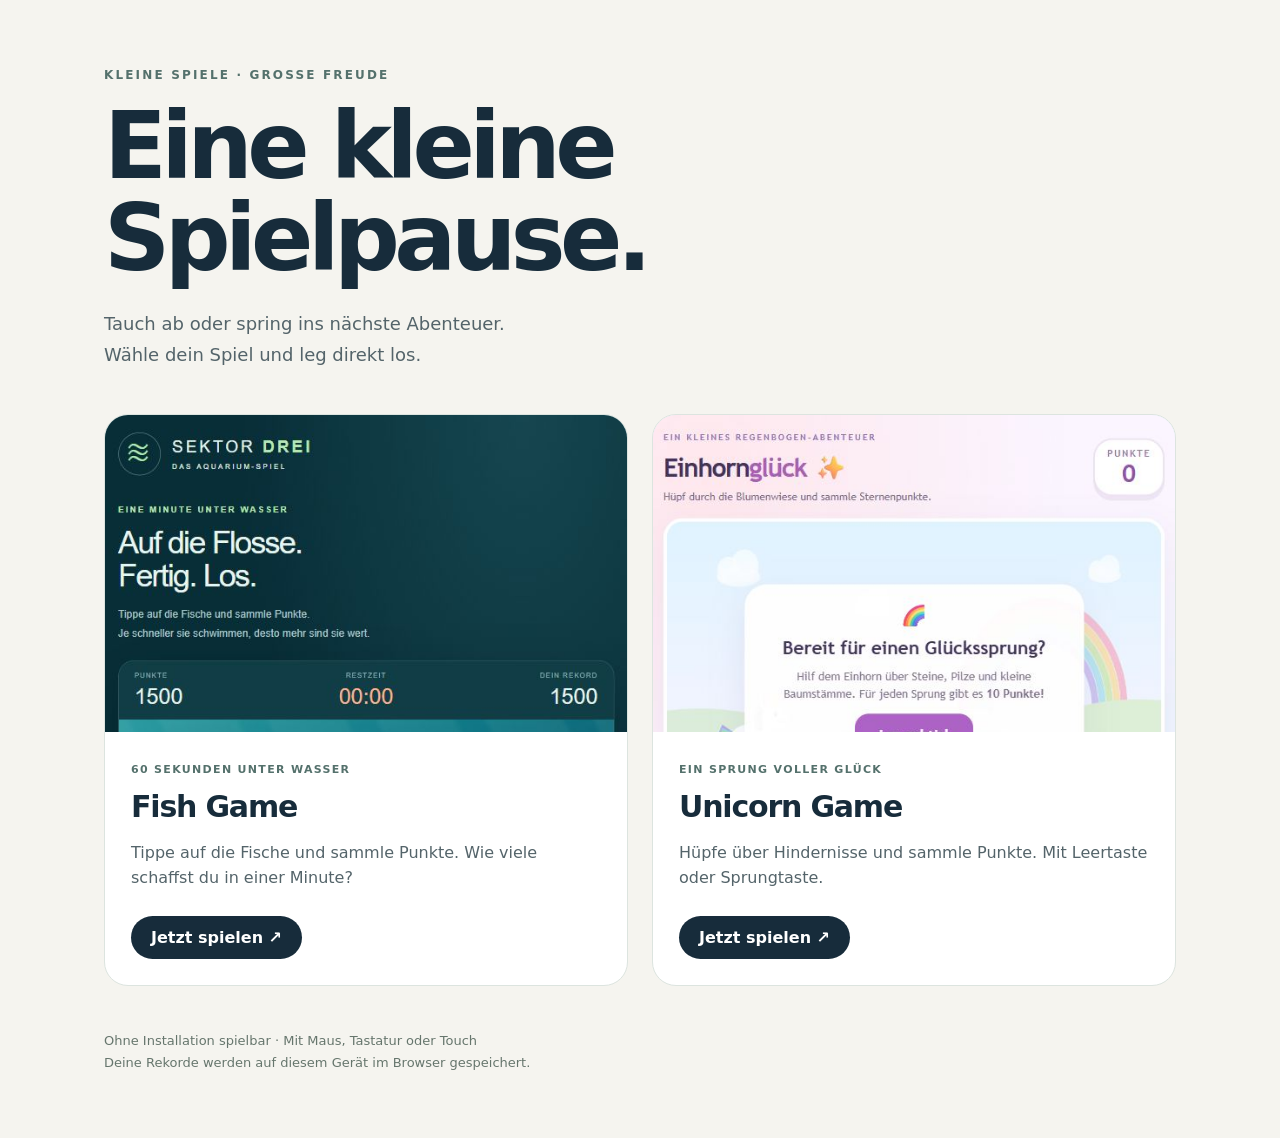
<file: index.html>
<!doctype html>
<html lang="de">
<head>
<meta charset="utf-8"><meta name="viewport" content="width=device-width, initial-scale=1">
<meta name="description" content="Zwei kleine Browser-Spiele: Fische fangen und mit dem Einhorn über Hindernisse hüpfen.">
<meta name="theme-color" content="#172c3b"><title>Games · Fish Game &amp; Unicorn Game</title>
<style>
*{box-sizing:border-box}body{margin:0;background:#f5f4ef;color:#172c3b;font-family:system-ui,sans-serif}main{max-width:1120px;margin:auto;padding:64px 24px}.eyebrow{font-size:12px;letter-spacing:.18em;font-weight:800;color:#54716c}h1{font-size:clamp(48px,9vw,92px);letter-spacing:-.06em;line-height:1;margin:18px 0 24px}header p{font-size:18px;line-height:1.7;color:#54646a;max-width:540px}.games{display:grid;grid-template-columns:1fr 1fr;gap:24px;margin:44px 0}.card{border-radius:24px;overflow:hidden;background:white;border:1px solid #dce4df;text-decoration:none;color:inherit;transition:transform .18s,box-shadow .18s}.card:hover{transform:translateY(-5px);box-shadow:0 14px 30px #172c3b12}.card:focus-visible{outline:4px solid #187b8b;outline-offset:6px}.card img{width:100%;aspect-ratio:1.65;object-fit:cover;object-position:top;display:block;background:#daedf0}.body{padding:26px}.tag{font-size:11px;letter-spacing:.12em;font-weight:800;color:#54716c}h2{font-size:30px;letter-spacing:-.04em;margin:12px 0}p{line-height:1.6}.body p{color:#54646a;min-height:52px}.play{display:inline-block;background:#172c3b;color:white;border-radius:100px;padding:12px 20px;font-weight:700;margin-top:8px}footer{font-size:13px;color:#66766d;line-height:1.7}@media(max-width:650px){main{padding:38px 20px}.games{grid-template-columns:1fr;margin-top:30px}.body p{min-height:0}}@media(prefers-reduced-motion:reduce){.card{transition:none}}
</style>
</head>
<body><main><header><span class="eyebrow">KLEINE SPIELE · GROSSE FREUDE</span><h1>Eine kleine<br>Spielpause.</h1><p>Tauch ab oder spring ins nächste Abenteuer.<br>Wähle dein Spiel und leg direkt los.</p></header>
<section class="games" aria-label="Spieleauswahl">
<a class="card" href="fishgame/"><img src="fishgame/preview.png" alt="Vorschau des Aquariums mit bunten Fischen"><div class="body"><span class="tag">60 SEKUNDEN UNTER WASSER</span><h2>Fish Game</h2><p>Tippe auf die Fische und sammle Punkte. Wie viele schaffst du in einer Minute?</p><span class="play">Jetzt spielen ↗</span></div></a>
<a class="card" href="unicorn-game/"><img src="unicorn-game/preview.png" alt="Vorschau des Einhorns auf einer bunten Blumenwiese"><div class="body"><span class="tag">EIN SPRUNG VOLLER GLÜCK</span><h2>Unicorn Game</h2><p>Hüpfe über Hindernisse und sammle Punkte. Mit Leertaste oder Sprungtaste.</p><span class="play">Jetzt spielen ↗</span></div></a>
</section><footer>Ohne Installation spielbar · Mit Maus, Tastatur oder Touch<br>Deine Rekorde werden auf diesem Gerät im Browser gespeichert.</footer></main></body></html>
</file>
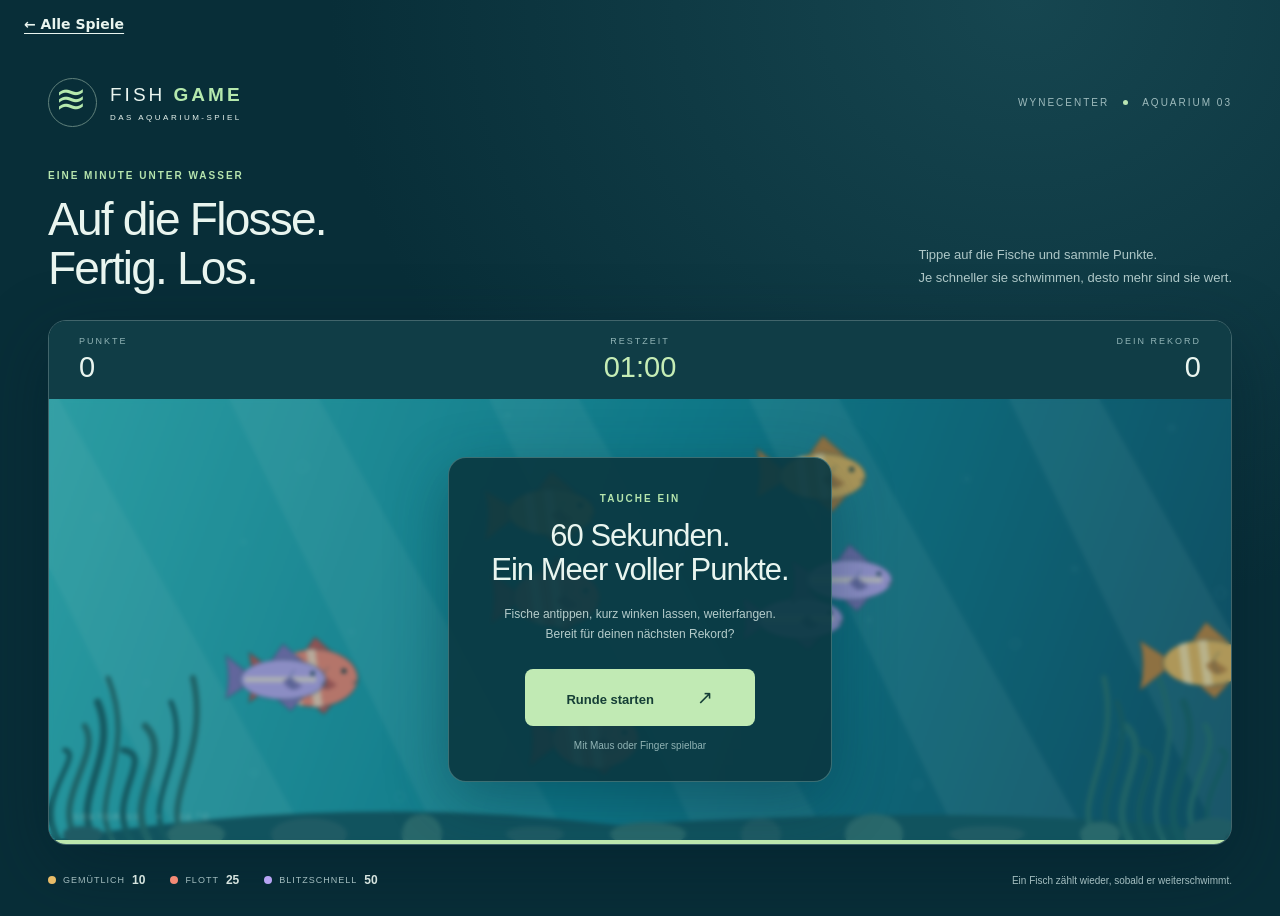
<file: fishgame/index.html>
<!doctype html>
<html lang="de">
<head><meta charset="utf-8"><meta name="viewport" content="width=device-width,initial-scale=1"><meta name="theme-color" content="#072f3b"><title>Fish Game</title><link rel="stylesheet" href="style.css"></head>
<body><nav aria-label="Spieleauswahl" style="padding:16px 24px;font:600 14px system-ui"><a href="../" style="color:inherit;text-decoration:underline;text-underline-offset:4px">← Alle Spiele</a></nav>
<main>
 <header><a class="brand" href="./"><span class="brand-icon">≋</span><span>FISH <b>GAME</b><small>DAS AQUARIUM-SPIEL</small></span></a><span class="edition">WYNECENTER <i></i> AQUARIUM 03</span></header>
 <section class="intro"><div><span class="eyebrow">EINE MINUTE UNTER WASSER</span><h1>Auf die Flosse.<br>Fertig. Los.</h1></div><p>Tippe auf die Fische und sammle Punkte.<br>Je schneller sie schwimmen, desto mehr sind sie wert.</p></section>
 <section class="game-shell" aria-label="Aquarium-Spiel">
  <div class="hud"><div><span>PUNKTE</span><strong id="score">0</strong></div><div class="time-box"><span>RESTZEIT</span><strong id="time">01:00</strong></div><div><span>DEIN REKORD</span><strong id="best">0</strong></div></div>
  <div class="tank"><canvas id="aquarium" aria-label="Klicke oder tippe auf die schwimmenden Fische"></canvas><div class="tank-label">SEKTOR 03 <span>•</span> 24 °C</div>
   <div id="overlay" class="overlay"><section class="panel" id="start-panel"><span class="eyebrow">TAUCHE EIN</span><h2>60 Sekunden.<br>Ein Meer voller Punkte.</h2><p>Fische antippen, kurz winken lassen, weiterfangen.<br>Bereit für deinen nächsten Rekord?</p><button id="start">Runde starten <span>↗</span></button><small>Mit Maus oder Finger spielbar</small></section>
   <section class="panel hidden" id="end-panel"><span class="eyebrow" id="result-label">RUNDE BEENDET</span><h2>Gut gefischt.</h2><div class="result"><strong id="final-score">0</strong><span>Punkte · <b id="hits">0</b> Treffer</span></div><ol id="highscores"></ol><p id="save-note">Deine besten Runden werden auf diesem Gerät gespeichert.</p><button id="restart">Noch eine Runde <span>↗</span></button></section></div>
  </div><div class="progress"><i id="progress"></i></div>
 </section>
 <footer><div class="legend"><span><i class="dot slow"></i>GEMÜTLICH <b>10</b></span><span><i class="dot medium"></i>FLOTT <b>25</b></span><span><i class="dot fast"></i>BLITZSCHNELL <b>50</b></span></div><p>Ein Fisch zählt wieder, sobald er weiterschwimmt.</p></footer>
</main><script src="game.js"></script>
</body></html>
</file>
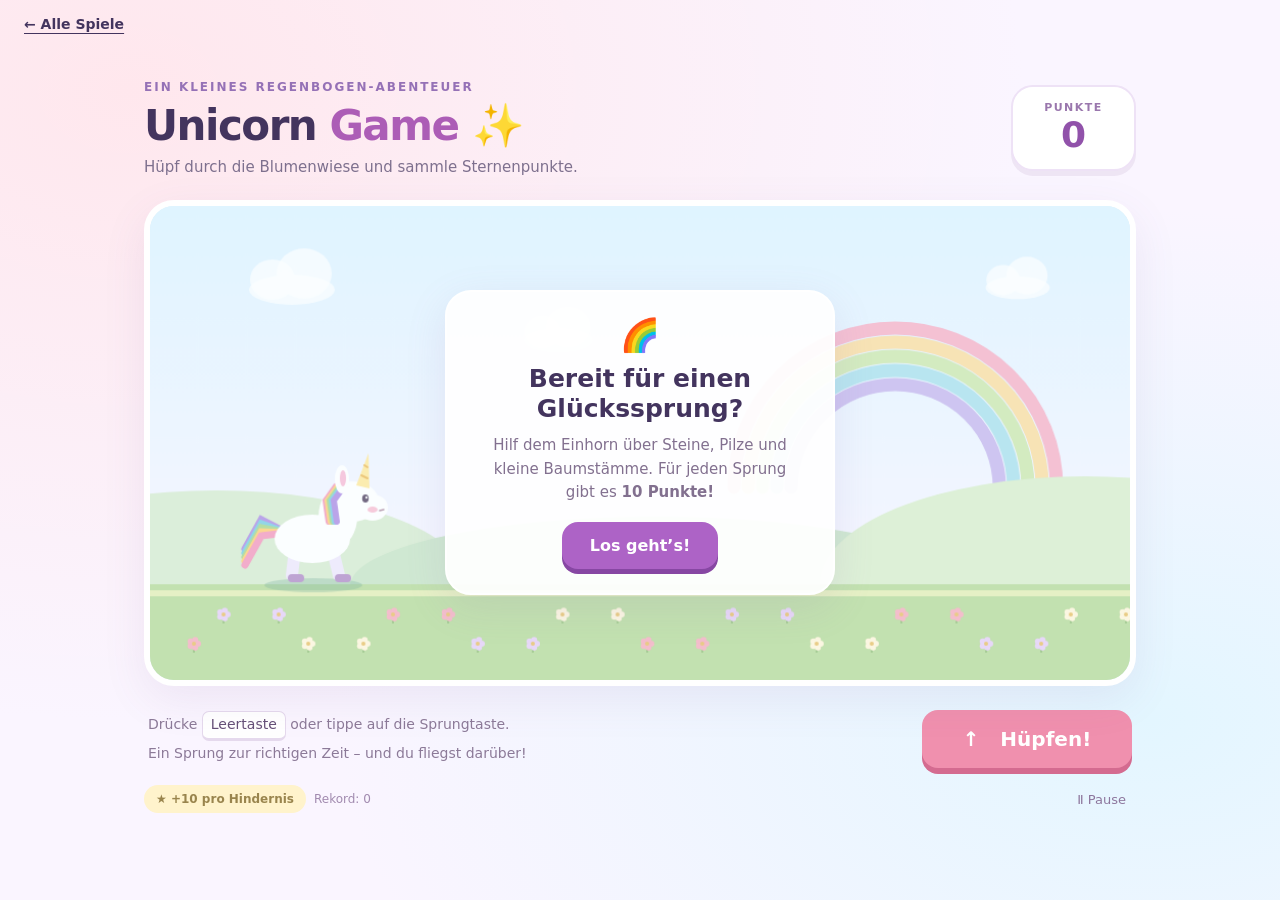
<file: unicorn-game/index.html>
<!doctype html>
<html lang="de">
<head>
<meta charset="utf-8"><meta name="viewport" content="width=device-width, initial-scale=1">
<title>Unicorn Game</title>
<style>
:root{font-family:ui-rounded,'Trebuchet MS',system-ui,sans-serif;color:#43345e;background:#faf5ff}*{box-sizing:border-box}body{margin:0;min-height:100vh;background:radial-gradient(ellipse at 10% 10%,#ffe7ed,transparent 55%),radial-gradient(ellipse at 90% 80%,#e3f6ff,transparent 50%),#faf5ff}main{max-width:1040px;margin:auto;padding:32px 24px 24px}.top{display:flex;align-items:center;justify-content:space-between;gap:20px;margin-bottom:24px}.eyebrow{font-size:12px;letter-spacing:2px;font-weight:800;color:#9571b6;text-transform:uppercase}h1{margin:7px 0 8px;font-size:clamp(28px,5vw,42px);letter-spacing:-1.5px}h1 span{color:#ac5db6}.subtitle{margin:0;color:#7e708e;font-size:15px}.score{background:white;border:2px solid #eee2f6;border-radius:22px;padding:14px 25px;text-align:center;min-width:125px;box-shadow:0 5px 0 #eee5f4}.score small{display:block;color:#9a77ad;font-weight:800;font-size:11px;letter-spacing:1.5px}.score strong{font-size:36px;color:#9152aa;font-variant-numeric:tabular-nums}.playfield{position:relative;border:6px solid white;border-radius:30px;overflow:hidden;box-shadow:0 14px 44px #76539218;background:#dcf3fc;aspect-ratio:960/470}canvas{width:100%;height:100%;display:block}.overlay{position:absolute;inset:0;display:flex;align-items:center;justify-content:center;padding:16px;background:#edf8ff38}.overlay[hidden]{display:none}.card{text-align:center;background:#fffffff0;border:2px solid white;border-radius:26px;padding:24px 32px;max-width:390px;box-shadow:0 12px 40px #8e73ab22}.card .star{font-size:32px}h2{font-size:25px;line-height:1.2;margin:10px 0}.card p{line-height:1.55;font-size:15px;color:#82708f;margin:10px 0 18px}button{font:inherit;cursor:pointer;border:0;touch-action:manipulation}button:focus-visible{outline:4px solid #623fc1;outline-offset:5px}.primary{background:#ad63c6;color:white;font-weight:800;border-radius:16px;padding:14px 28px;box-shadow:0 5px 0 #8747a3}.primary:active{transform:translateY(3px);box-shadow:0 2px 0 #8747a3}.controls{display:flex;justify-content:space-between;align-items:center;gap:16px;margin:24px 4px 14px}.hint{font-size:14px;color:#8c7a98;line-height:1.8}kbd{display:inline-block;background:white;border:1px solid #e5d9ed;border-bottom-width:3px;border-radius:7px;padding:0 8px;font:inherit;color:#665078}.jump{font-size:20px;min-width:210px;padding:17px 35px;background:#f090ae;box-shadow:0 6px 0 #d46b90}.jump:active{box-shadow:0 2px 0 #d46b90}.quiet{color:#8d769d;background:transparent;font-size:13px;padding:10px;border-radius:8px}.foot{display:flex;align-items:center;justify-content:space-between;font-size:12px;color:#a18aaf}.tip{display:flex;gap:8px;align-items:center}.pill{color:#99844d;background:#fff3cc;border-radius:100px;padding:7px 12px;font-weight:700}@media(max-width:600px){main{padding:20px 12px}.top{gap:10px;margin-bottom:18px}.subtitle{font-size:12px}.score{padding:9px 14px;min-width:80px}.score strong{font-size:28px}.eyebrow{font-size:10px}.playfield{aspect-ratio:960/610;border-width:4px;border-radius:22px}.card{padding:16px 20px}.card p{font-size:13px;margin:8px 0 13px}h2{font-size:21px}.card .star{font-size:25px}.controls{flex-direction:column-reverse;margin-top:20px;gap:12px}.jump{width:100%}.hint{text-align:center;font-size:12px}.foot{gap:10px;font-size:11px}.pill{padding:6px 9px}}@media(prefers-reduced-motion:reduce){button:active{transform:none}}
</style>
</head>
<body><nav aria-label="Spieleauswahl" style="padding:16px 24px;font:600 14px system-ui"><a href="../" style="color:inherit;text-decoration:underline;text-underline-offset:4px">← Alle Spiele</a></nav><main>
<header class="top"><div><div class="eyebrow">Ein kleines Regenbogen-Abenteuer</div><h1>Unicorn <span>Game</span> ✨</h1><p class="subtitle">Hüpf durch die Blumenwiese und sammle Sternenpunkte.</p></div><div class="score"><small>PUNKTE</small><strong id="score">0</strong></div></header>
<div class="playfield"><canvas id="game" width="960" height="470" aria-label="Ein buntes Einhorn hüpft über Hindernisse auf einer Blumenwiese"></canvas><div class="overlay" id="overlay"><div class="card"><div class="star" id="icon">🌈</div><h2 id="title">Bereit für einen Glückssprung?</h2><p id="message">Hilf dem Einhorn über Steine, Pilze und kleine Baumstämme. Für jeden Sprung gibt es <b>10 Punkte!</b></p><button class="primary" id="start">Los geht’s!</button></div></div></div>
<div class="controls"><div class="hint">Drücke <kbd>Leertaste</kbd> oder tippe auf die Sprungtaste.<br>Ein Sprung zur richtigen Zeit – und du fliegst darüber!</div><button class="primary jump" id="jump">↑ &nbsp; Hüpfen!</button></div>
<footer class="foot"><div class="tip"><span class="pill">★ +10 pro Hindernis</span><span id="best">Rekord: 0</span></div><button class="quiet" id="pause">Ⅱ Pause</button></footer>
<p id="announcement" aria-live="polite" style="position:absolute;width:1px;height:1px;overflow:hidden;clip-path:inset(50%)"></p>
</main>
<script>
(()=>{'use strict';
const canvas=document.getElementById('game'),ctx=canvas.getContext('2d');
const ui=Object.fromEntries(['score','overlay','title','message','icon','start','best','pause','announcement'].map(id=>[id,document.getElementById(id)]));
const W=960,H=470,GROUND=375,PLAYER_X=160,GRAVITY=1050,JUMP=570;
let state='ready',score=0,best=0,y=0,vy=0,obstacles=[],particles=[],spawn=2.4,last=0,time=0,distance=0;
try{best=Number(localStorage.getItem('einhornglueck-best'))||0;}catch{}ui.best.textContent='Rekord: '+best;
function show(title,message,button,icon){ui.title.textContent=title;ui.message.textContent=message;ui.start.textContent=button;ui.icon.textContent=icon;ui.overlay.hidden=false;}
function start(){score=0;y=0;vy=0;obstacles=[];particles=[];spawn=2.4;time=0;distance=0;ui.score.textContent='0';state='running';ui.overlay.hidden=true;ui.pause.textContent='Ⅱ Pause';ui.announcement.textContent='Los geht’s!';}
function jump(){if(state==='ready'||state==='over'){start();return;}if(state==='paused')return;if(y===0){vy=JUMP;y=.01;}}
function pause(){if(state==='running'){state='paused';show('Eine kleine Wolkenpause','Atme kurz durch. Dein Einhorn wartet auf dich.','Weiterhüpfen','☁️');ui.pause.textContent='▶ Weiter';}else if(state==='paused'){state='running';ui.overlay.hidden=true;ui.pause.textContent='Ⅱ Pause';}}
function end(){state='over';if(score>best){best=score;try{localStorage.setItem('einhornglueck-best',String(best));}catch{}}ui.best.textContent='Rekord: '+best;show('Das war zauberhaft!','Du hast '+score+' Punkte gesammelt. Probier es noch einmal – dein Einhorn freut sich!','Noch einmal!','✨');ui.announcement.textContent='Runde beendet. '+score+' Punkte.';}
ui.start.addEventListener('click',()=>state==='paused'?pause():start());document.getElementById('jump').addEventListener('pointerdown',e=>{e.preventDefault();jump();});ui.pause.addEventListener('click',pause);
window.addEventListener('keydown',e=>{if(e.code==='Space'||e.code==='ArrowUp'){e.preventDefault();if(!e.repeat)jump();}if(e.code==='Escape')pause();});document.addEventListener('visibilitychange',()=>{if(document.hidden&&state==='running')pause();});
function update(dt){if(state!=='running')return;time+=dt;const speed=175+Math.min(score*.4,55);distance+=speed*dt;if(y>0||vy>0){y+=vy*dt;vy-=GRAVITY*dt;if(y<=0){y=0;vy=0;}}spawn-=dt;if(spawn<=0){const type=Math.floor(Math.random()*3);obstacles.push({x:W+60,w:type===2?64:48,h:[42,55,38][type],type,passed:false});spawn=2.8+Math.random()*.7;}
for(const o of obstacles){o.x-=speed*dt;const left=PLAYER_X-30,right=PLAYER_X+35;const collision=o.x+o.w-6>left&&o.x+6<right&&y+9<o.h;if(collision){end();break;}if(!o.passed&&o.x+o.w<left){o.passed=true;score+=10;ui.score.textContent=String(score);ui.announcement.textContent=score+' Punkte!';particles.push({x:PLAYER_X+10,y:GROUND-y-90,life:1.2});}}obstacles=obstacles.filter(o=>o.x+o.w>-20);particles.forEach(p=>{p.life-=dt;p.y-=30*dt;});particles=particles.filter(p=>p.life>0);}
function ellipse(x,y,rx,ry,color){ctx.fillStyle=color;ctx.beginPath();ctx.ellipse(x,y,rx,ry,0,0,Math.PI*2);ctx.fill();}
function line(points,color,width){ctx.strokeStyle=color;ctx.lineWidth=width;ctx.lineCap='round';ctx.beginPath();points.forEach((p,i)=>i?ctx.lineTo(...p):ctx.moveTo(...p));ctx.stroke();}
function cloud(x,y,s){ctx.save();ctx.translate(x,y);ctx.scale(s,s);ellipse(0,0,42,15,'#ffffffbb');ellipse(-19,-10,22,20,'#ffffffbb');ellipse(12,-16,27,25,'#ffffffbb');ctx.restore();}
function unicorn(){ctx.save();ctx.translate(PLAYER_X,GROUND-y);const bounce=state==='running'&&y===0?Math.sin(time*12)*3:0;ctx.translate(0,bounce);ellipse(0,1,48,7,'#599e8650');
// Rainbow tail and mane are drawn directly, so the game needs no image downloads.
['#ac8be3','#77cce2','#a5d58c','#ffcd73','#f397bc'].forEach((c,i)=>line([[-26,-51],[-51,-64+i*4],[-67,-35+i*4]],c,7));
const leg=state==='running'&&y===0?Math.sin(time*12)*6:0;line([[-18,-34],[-21+leg,-9]],'#eee7fb',12);line([[19,-34],[25-leg,-9]],'#eee7fb',12);line([[-21+leg,-6],[-13+leg,-6]],'#b18bc7',8);line([[25-leg,-6],[33-leg,-6]],'#b18bc7',8);
ellipse(-1,-45,37,24,'#fff');ellipse(24,-67,19,29,'#fff');ellipse(38,-82,26,20,'#fff');ellipse(58,-76,15,13,'#fff');
['#f397bc','#ffcd73','#a5d58c','#77cce2','#ac8be3'].forEach((c,i)=>line([[22+i*2,-97],[12+i*2,-83],[15+i*2,-62]],c,6));
ctx.fillStyle='#ffe89a';ctx.beginPath();ctx.moveTo(42,-98);ctx.lineTo(54,-130);ctx.lineTo(55,-95);ctx.closePath();ctx.fill();line([[47,-108],[53,-105]],'#ecb856',2);line([[50,-118],[53,-116]],'#ecb856',2);
ellipse(28,-104,7,14,'#fff');ellipse(29,-105,3,8,'#f7bad4');ellipse(51,-85,3.2,4,'#50405f');ellipse(52,-86,1,1.2,'#fff');ellipse(58,-74,5,3,'#f8bdd1');line([[65,-73],[69,-74]],'#ab879d',1.5);
ctx.restore();}
function obstacle(o){const x=o.x,b=GROUND;ctx.save();if(o.type===0){ellipse(x+24,b-17,26,21,'#a7acc9');ellipse(x+19,b-27,18,15,'#bfc4df');line([[x+15,b-30],[x+23,b-33]],'#e2e4f2',4);}else if(o.type===1){ctx.fillStyle='#fff2d8';ctx.fillRect(x+17,b-37,16,37);ellipse(x+25,b-35,29,21,'#ec94af');ellipse(x+13,b-41,5,4,'#fff7ef');ellipse(x+33,b-48,5,4,'#fff7ef');ellipse(x+42,b-34,4,3,'#fff7ef');}else{ctx.fillStyle='#c99470';ctx.beginPath();ctx.roundRect(x,b-35,o.w,35,10);ctx.fill();ellipse(x+o.w-7,b-17,11,17,'#f5c998');ctx.strokeStyle='#c99470';ctx.lineWidth=2;ctx.beginPath();ctx.ellipse(x+o.w-7,b-17,6,11,0,0,Math.PI*2);ctx.stroke();line([[x+9,b-25],[x+35,b-25]],'#ad7b58',3);}ctx.restore();}
function render(){ctx.clearRect(0,0,W,H);const bg=ctx.createLinearGradient(0,0,0,GROUND);bg.addColorStop(0,'#dbf2ff');bg.addColorStop(1,'#f8f4ff');ctx.fillStyle=bg;ctx.fillRect(0,0,W,H);
// A quiet rainbow, soft hills and flowers make the play area easy to read.
['#f6b0c7','#f9dca0','#cbe6ae','#a9dfeb','#c5b6ed'].forEach((c,i)=>{ctx.strokeStyle=c;ctx.lineWidth=13;ctx.beginPath();ctx.arc(730,279,158-i*14,Math.PI,Math.PI*2);ctx.stroke();});
cloud(139,83,1);cloud(400,133,.8);cloud(850,81,.75);ellipse(65,373,245,91,'#d6eacf');ellipse(496,377,300,69,'#c6e3c5');ellipse(916,375,260,107,'#d8edcb');ctx.fillStyle='#b6d999';ctx.fillRect(0,GROUND,W,H-GROUND);ctx.fillStyle='#e2edb5';ctx.fillRect(0,GROUND+6,W,6);
for(let i=0;i<26;i++){const x=((i*83-distance*.35)%1050+1050)%1050-40;const yy=GROUND+30+(i*29)%58;line([[x,yy+8],[x,yy]],'#8fbd76',2);const c=['#fff5d9','#f5adbd','#e5cef6'][i%3];for(let j=0;j<5;j++){ellipse(x+Math.cos(j*1.256)*4,yy+Math.sin(j*1.256)*4,3,3,c);}ellipse(x,yy,2,2,'#e8bf64');}
obstacles.forEach(obstacle);unicorn();particles.forEach(p=>{ctx.globalAlpha=Math.min(1,p.life*2);ctx.font='bold 26px Trebuchet MS';ctx.fillStyle='#a35ab7';ctx.fillText('★ +10',p.x,p.y);});ctx.globalAlpha=1;
}
function frame(now){const dt=Math.min((now-last)/1000||0,1/30);last=now;update(dt);render();requestAnimationFrame(frame);}requestAnimationFrame(frame);
})();
</script></body></html>
</file>
<file: fishgame/style.css>
:root{font-family:Arial,Helvetica,sans-serif;color:#e9f5ef;background:#082e38;font-synthesis:none}*{box-sizing:border-box}body{margin:0;background:radial-gradient(ellipse at 80% 0%,#164650 0,transparent 48%),#082e38}main{max-width:1320px;margin:auto;padding:30px 48px 20px}header{display:flex;align-items:center;justify-content:space-between}.brand{display:flex;gap:13px;align-items:center;color:inherit;text-decoration:none;font-size:19px;letter-spacing:3px}.brand b{color:#b5e9ad}.brand small{display:block;font-size:8px;letter-spacing:2.5px;margin-top:7px}.brand-icon{font-size:38px;color:#b5e9ad;border:1px solid #60817b;border-radius:50%;width:49px;height:49px;text-align:center;line-height:40px}.edition{font-size:10px;letter-spacing:2px;color:#9ebbbd;display:flex;gap:14px;align-items:center}.edition i{width:5px;height:5px;border-radius:50%;background:#bae5b3}.intro{display:flex;align-items:flex-end;justify-content:space-between;margin:38px 0 27px}.eyebrow{font-size:10px;letter-spacing:2px;color:#b6e5ad;font-weight:bold}h1{font-size:clamp(28px,3.6vw,48px);letter-spacing:-1.8px;line-height:1.06;margin:12px 0 0;font-weight:500}.intro p{font-size:13px;line-height:1.8;color:#aec7c7;margin:0 0 3px}.game-shell{border:1px solid #41656b;border-radius:18px;overflow:hidden;box-shadow:0 22px 70px #001c2866}.hud{display:flex;justify-content:space-between;align-items:center;background:#103d46;padding:15px 30px}.hud>div{min-width:130px}.hud>div:last-child{text-align:right}.hud span{display:block;font-size:9px;letter-spacing:2px;color:#91b4b6;margin-bottom:5px}.hud strong{font-size:29px;font-weight:500;font-variant-numeric:tabular-nums}.hud .time-box{text-align:center}.time-box strong{color:#c5edb5}.tank{height:clamp(360px,49vh,610px);position:relative;background:#148d9d;overflow:hidden}canvas{width:100%;height:100%;display:block;touch-action:none;cursor:crosshair}.tank-label{position:absolute;left:24px;bottom:18px;font-size:9px;letter-spacing:2px;color:#c3ece4aa;pointer-events:none}.tank-label span{margin:0 12px}.overlay{position:absolute;inset:0;display:flex;align-items:center;justify-content:center;background:#043e4840;backdrop-filter:blur(2px)}.panel{text-align:center;border:1px solid #a0d2cc55;background:#0a3942ed;border-radius:18px;padding:30px 42px;box-shadow:0 18px 60px #002f4266;max-width:92%;min-width:380px}.panel h2{font-size:31px;line-height:1.12;font-weight:500;letter-spacing:-1px;margin:13px 0 16px}.panel p{color:#b5cccb;font-size:12px;line-height:1.7}.panel small{display:block;font-size:10px;color:#90b3b4;margin-top:14px}button{font:600 13px Arial;color:#153e36;background:#c1eab4;border:0;border-radius:8px;padding:17px 24px;cursor:pointer;margin-top:12px;min-width:230px;transition:background .2s,transform .2s}button:hover{background:#dbf8d0;transform:translateY(-1px)}button:focus-visible{outline:3px solid white;outline-offset:4px}button span{margin-left:40px;font-size:19px}.hidden{display:none!important}.progress{height:4px;background:#1b555c}.progress i{height:100%;width:100%;display:block;background:#bce7ad}footer{display:flex;justify-content:space-between;align-items:center;margin-top:20px;color:#a4bec0}.legend{display:flex;gap:25px}.legend>span{display:flex;gap:7px;align-items:center;font-size:9px;letter-spacing:1px}.legend b{color:#d6e4df;font-size:12px;letter-spacing:0}.dot{width:8px;height:8px;border-radius:50%}.slow{background:#e8bc68}.medium{background:#f48b76}.fast{background:#b7a4f4}footer p{font-size:10px}.result strong{display:block;font-size:46px;color:#c5edb5}.result span{font-size:12px;color:#b5cccb}ol{list-style:none;padding:0;text-align:left;margin:18px 0 0}li{display:flex;justify-content:space-between;font-size:11px;padding:7px 0;border-bottom:1px solid #75969333}li b{color:#c5edb5}#save-note{font-size:10px;max-width:310px}.urgent{color:#ffb48d!important}@media(max-width:700px){main{padding:20px 15px}.edition{display:none}.intro{margin:28px 0 20px;display:block}h1{font-size:36px}.intro p{margin-top:15px;font-size:12px}.tank{height:52vh;min-height:370px}.hud{padding:12px 18px}.hud>div{min-width:70px}.hud strong{font-size:25px}.hud span{font-size:8px;letter-spacing:1px}.panel{padding:25px 22px;min-width:0;width:90%}.panel h2{font-size:29px}footer{display:block}.legend{gap:16px;justify-content:center}.legend>span{font-size:8px;letter-spacing:.3px}footer p{text-align:center;margin-top:16px}.tank-label{font-size:8px;left:16px}}
</file>
